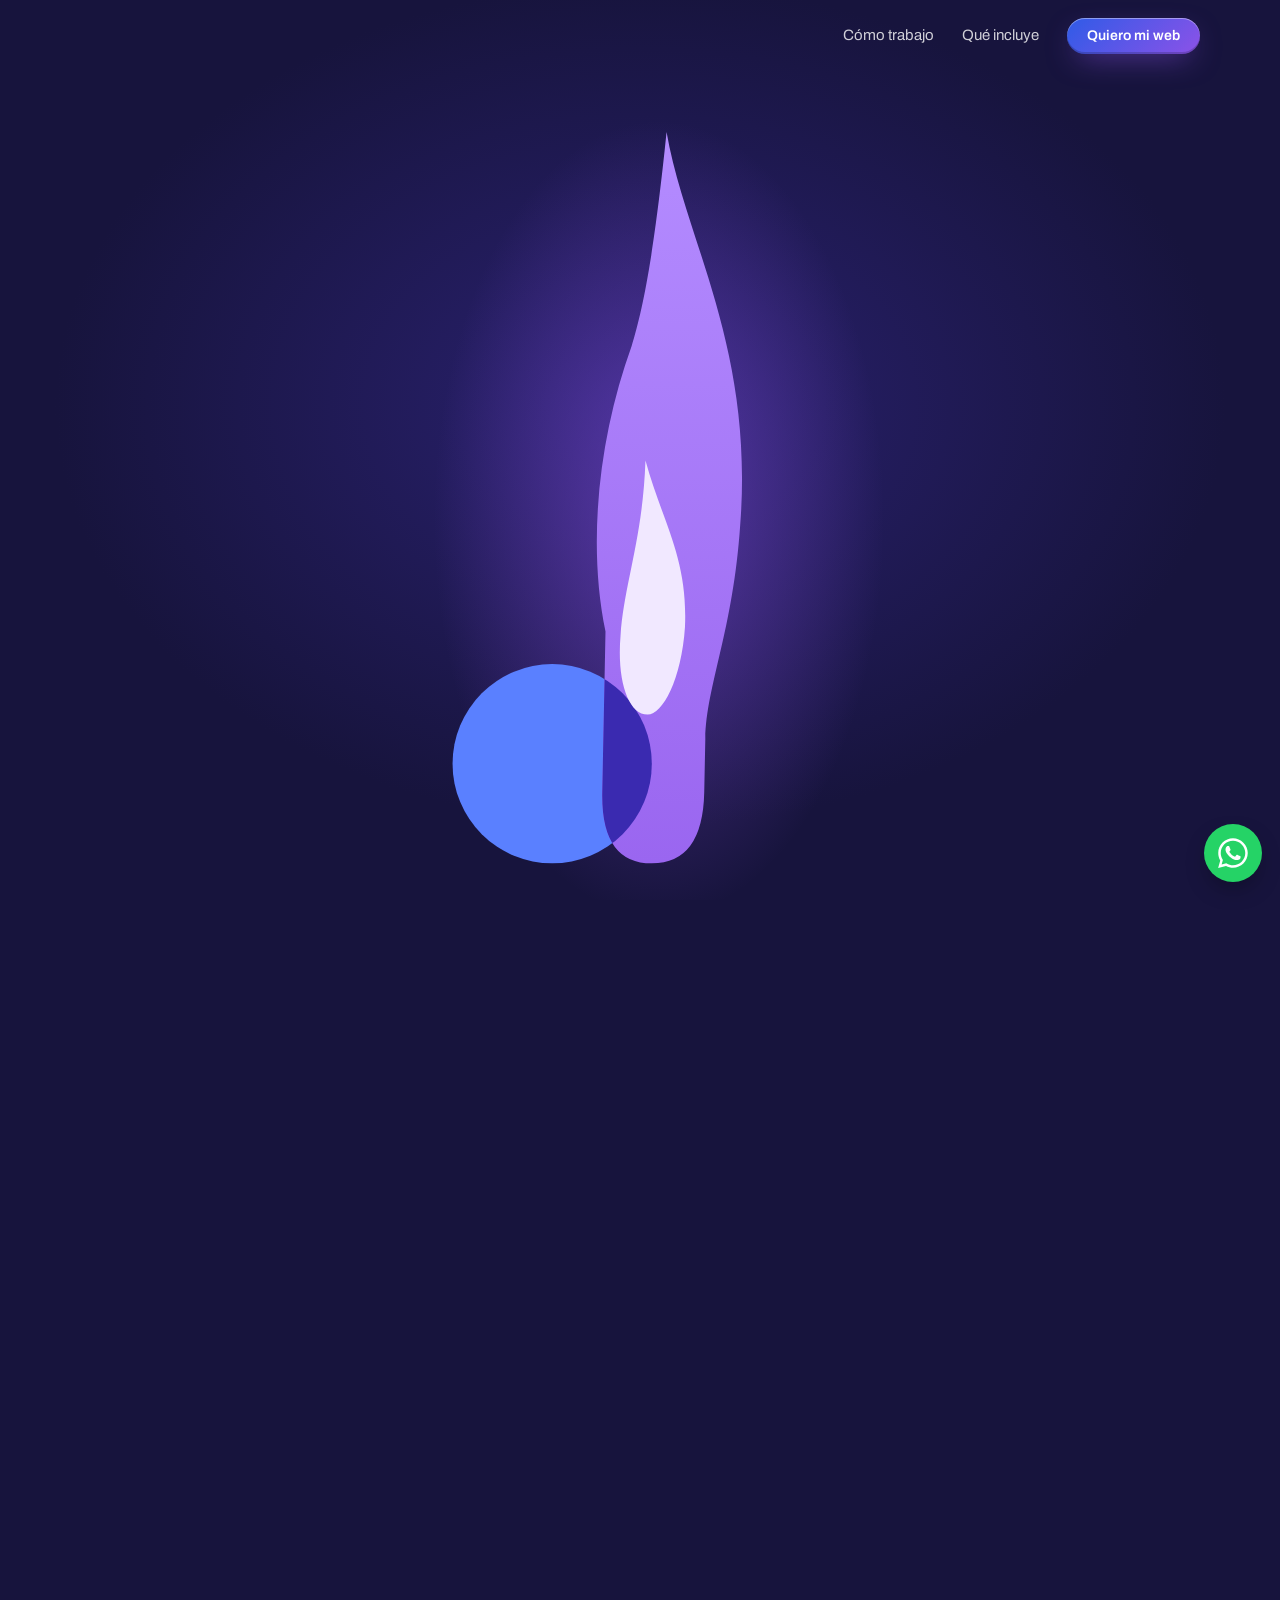
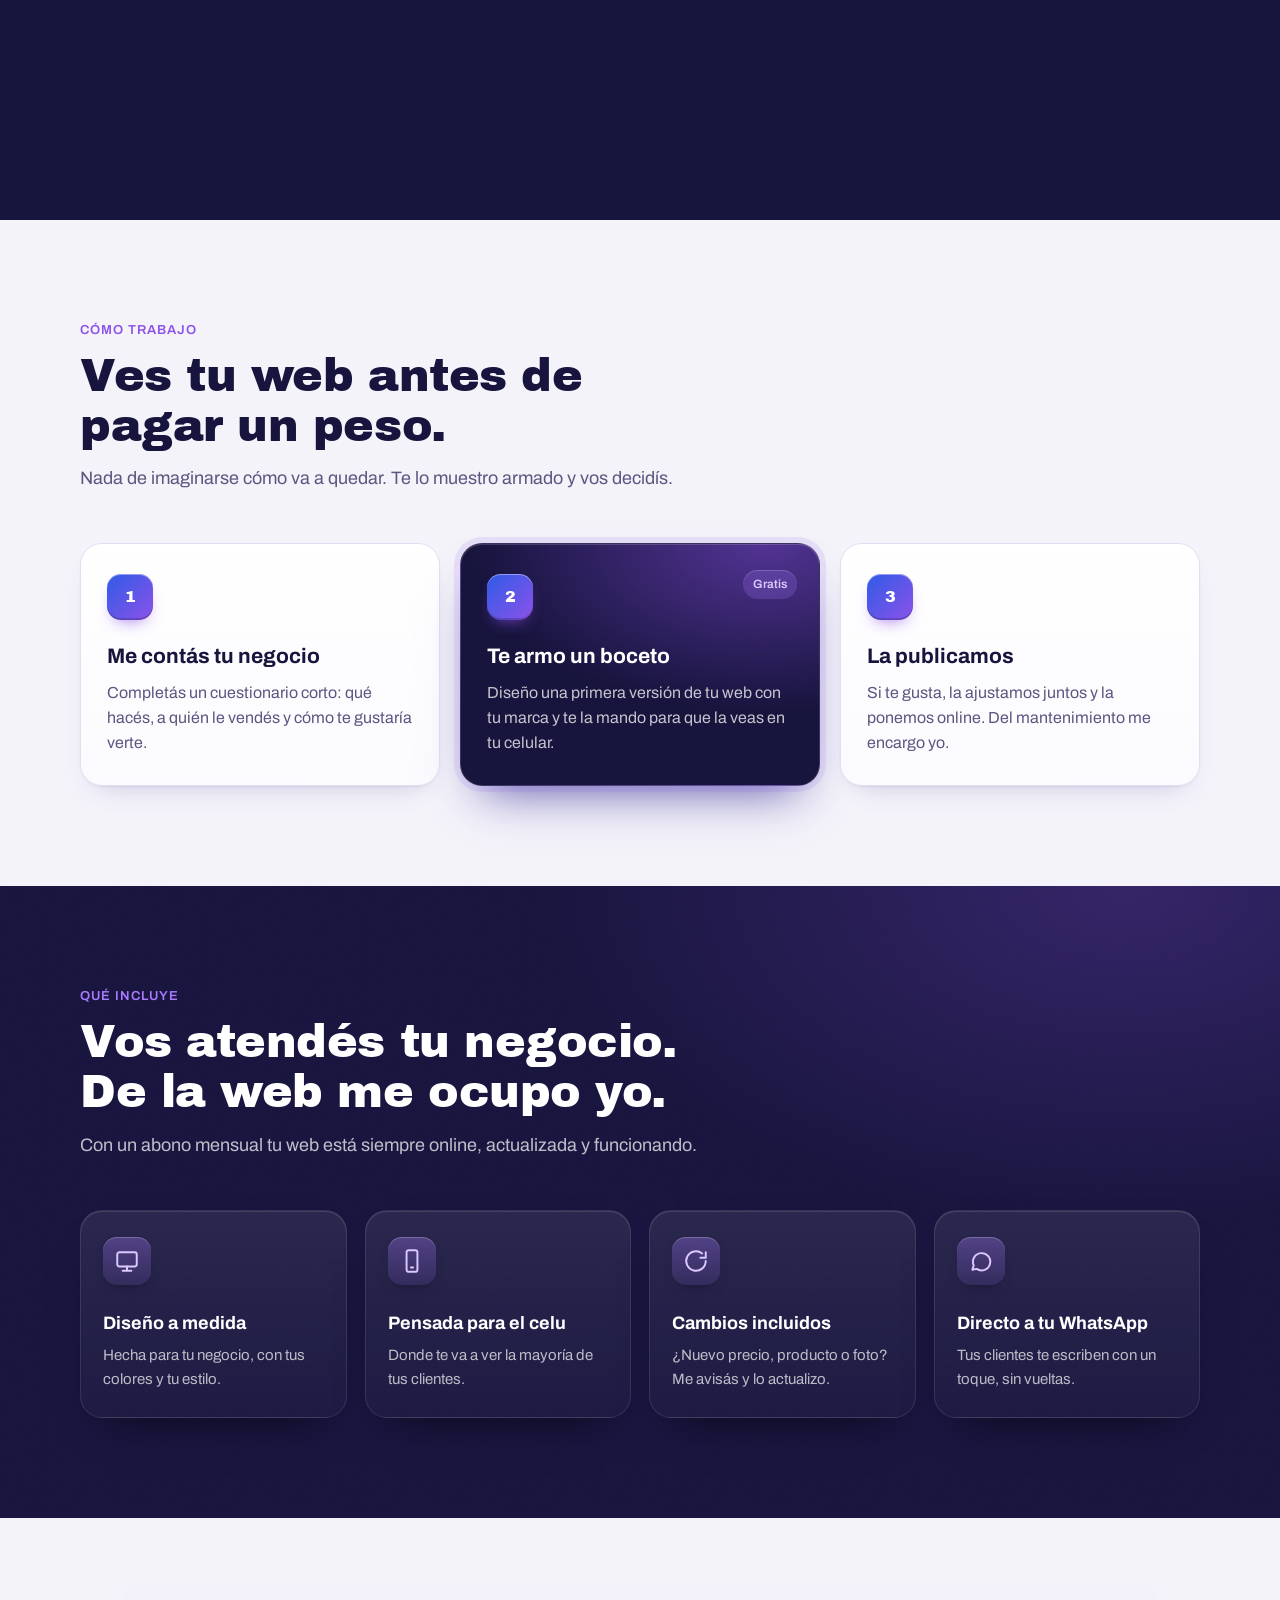
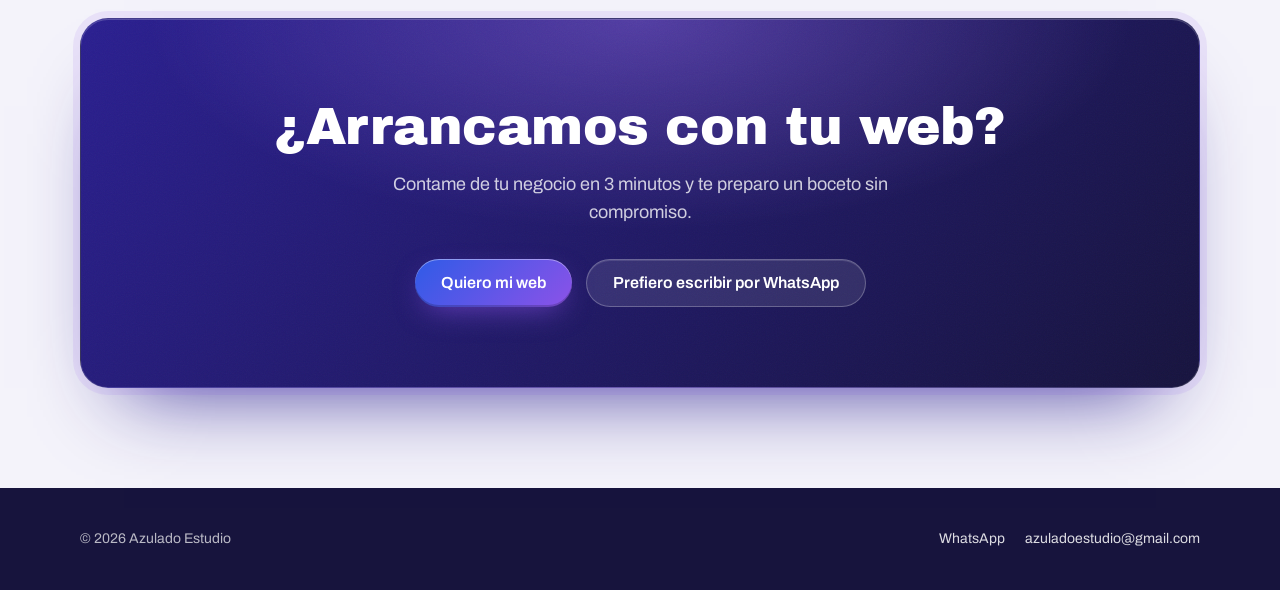
<file: index.html>
<!doctype html>
<html lang="es">
<head>
  <meta charset="utf-8">
  <meta name="viewport" content="width=device-width, initial-scale=1">
  <title>Azulado Estudio · Páginas web para negocios</title>
  <meta name="description" content="Diseño páginas web para negocios y emprendimientos. Primero te muestro el boceto, después decidís.">
  <meta property="og:title" content="Azulado Estudio · Páginas web para negocios">
  <meta property="og:description" content="Primero te muestro el boceto de tu web. Después decidís.">
  <meta property="og:image" content="img/og-azulado.png">
  <meta name="theme-color" content="#17143D">
  <link rel="icon" href="favicon.svg" type="image/svg+xml">
  <link rel="preconnect" href="https://fonts.googleapis.com">
  <link rel="preconnect" href="https://fonts.gstatic.com" crossorigin>
  <link href="https://fonts.googleapis.com/css2?family=Archivo:wght@400;500;600&family=Archivo+Black&display=swap" rel="stylesheet">
  <link rel="stylesheet" href="css/estilos.css">
  <style>
    /* Intro: la llama crece con el scroll (el alto del bloque = cuánto dura) */
    .intro { position: relative; height: 380svh; background: var(--marino); }
    .escenario {
      position: sticky; top: 0; height: 100svh; overflow: hidden; color: var(--blanco);
      background: radial-gradient(900px 650px at 50% 45%, #2A2170 0%, var(--marino) 65%);
    }
    #escena { position: absolute; inset: 0; width: 100%; height: 100%; display: block; }
    .firma {
      position: absolute; left: 0; right: 0; top: 0; text-align: center; pointer-events: none;
      font-size: clamp(30px, 6vw, 48px); line-height: 1; will-change: transform, opacity;
    }
    .firma b { font-family: "Archivo Black", sans-serif; font-weight: 400; }
    .firma span { font-weight: 400; opacity: .8; margin-left: 6px; }
    .deslizar {
      position: absolute; left: 50%; bottom: 26px; transform: translateX(-50%);
      display: flex; flex-direction: column; align-items: center; gap: 6px;
      font-size: 13px; letter-spacing: .12em; text-transform: uppercase; color: rgba(255,255,255,.6);
      pointer-events: none;
    }
    .deslizar svg { width: 20px; height: 20px; animation: bajar 1.6s ease-in-out infinite; }
    @keyframes bajar { 0%,100% { transform: translateY(0); opacity: .5; } 50% { transform: translateY(6px); opacity: 1; } }
    .velo {
      position: absolute; inset: 0; opacity: 0; pointer-events: none;
      background: radial-gradient(1100px 700px at 75% 30%, #2A2170 0%, var(--marino) 60%);
    }
    .portada {
      position: absolute; inset: 0; display: flex; align-items: center; padding: 90px 0 40px;
      opacity: 0; pointer-events: none; will-change: opacity, transform;
    }
    .portada.activa { pointer-events: auto; }
    .barra .marca { transition: opacity .4s ease; }
    .barra.sin-marca .marca { opacity: 0; pointer-events: none; }
    .etiqueta {
      display: inline-flex; align-items: center; gap: 8px; padding: 7px 14px; border-radius: 999px;
      background: rgba(169,124,255,.14); color: var(--llamita); font-size: 14px; font-weight: 500; margin-bottom: 22px;
    }
    .etiqueta::before { content: ""; width: 8px; height: 8px; border-radius: 50%; background: var(--violeta-claro); box-shadow: 0 0 10px var(--violeta-claro); }
    .portada h1 { font-size: clamp(38px, 6vw, 70px); margin-bottom: 22px; }
    .portada h1 em { font-style: normal; background: linear-gradient(90deg, var(--azul-claro), var(--violeta-claro)); -webkit-background-clip: text; background-clip: text; color: transparent; }
    .portada p.bajada { font-size: clamp(17px, 2vw, 20px); color: rgba(255,255,255,.78); max-width: 520px; margin-bottom: 34px; }
    .acciones { display: flex; flex-wrap: wrap; gap: 14px; }
    .portada .contenedor > div { max-width: 720px; }

    /* Secciones */
    section.bloque { padding: 100px 0; }
    .encabezado { max-width: 640px; margin-bottom: 50px; }
    .encabezado small { display: block; color: var(--violeta); font-weight: 600; letter-spacing: .08em; text-transform: uppercase; font-size: 13px; margin-bottom: 12px; }
    .encabezado h2 { font-size: clamp(30px, 4.2vw, 46px); margin-bottom: 14px; }
    .encabezado p { color: var(--texto-suave); font-size: 18px; }

    /* Pasos */
    .pasos { display: grid; grid-template-columns: repeat(3, 1fr); gap: 20px; counter-reset: paso; }
    /* Las tarjetas entran en cascada (--d) y se levantan con "translate" para no pisar la entrada */
    .paso, .item {
      --d: 0s; position: relative; border-radius: 22px;
      transition: opacity .7s ease var(--d), transform .7s ease var(--d), translate .3s ease, box-shadow .3s ease, border-color .3s ease;
    }
    .paso:nth-child(2), .item:nth-child(2) { --d: .1s; }
    .paso:nth-child(3), .item:nth-child(3) { --d: .2s; }
    .item:nth-child(4) { --d: .3s; }
    .paso {
      padding: 30px 26px; border: 1px solid var(--borde);
      background: linear-gradient(180deg, var(--blanco), #FBFAFE);
      box-shadow: inset 0 1px 0 var(--blanco), 0 1px 2px rgba(23,20,61,.06), 0 14px 28px -18px rgba(75,63,149,.35);
    }
    .paso::before {
      counter-increment: paso; content: counter(paso);
      display: grid; place-items: center; width: 46px; height: 46px; border-radius: 14px; margin-bottom: 20px;
      font-family: "Archivo Black", sans-serif; color: var(--blanco);
      background: linear-gradient(135deg, var(--azul), var(--violeta));
      box-shadow: inset 0 1px 0 rgba(255,255,255,.4), inset 0 -2px 0 rgba(0,0,0,.18), 0 8px 16px -8px rgba(140,82,232,.8);
    }
    .paso h3 { font-size: 21px; margin-bottom: 8px; }
    .paso p { color: var(--texto-suave); }
    .paso.destacado {
      color: var(--blanco); border-color: rgba(255,255,255,.14);
      background: radial-gradient(420px 240px at 85% 0%, rgba(140,82,232,.5), transparent 70%), var(--marino);
      box-shadow: inset 0 1px 0 rgba(255,255,255,.16), 0 0 0 6px rgba(140,82,232,.12), 0 26px 46px -22px rgba(42,31,143,.75);
    }
    .paso.destacado p { color: rgba(255,255,255,.75); }
    .paso.destacado .sello {
      position: absolute; top: 26px; right: 22px; font-size: 12px; font-weight: 600; padding: 5px 10px; border-radius: 999px;
      background: rgba(169,124,255,.22); color: var(--llamita); box-shadow: inset 0 1px 0 rgba(255,255,255,.18);
    }
    @media (hover: hover) {
      .paso:hover { translate: 0 -5px; border-color: var(--llamita); box-shadow: inset 0 1px 0 var(--blanco), 0 2px 4px rgba(23,20,61,.06), 0 26px 40px -20px rgba(75,63,149,.5); }
      .paso.destacado:hover { border-color: rgba(255,255,255,.28); box-shadow: inset 0 1px 0 rgba(255,255,255,.16), 0 0 0 6px rgba(140,82,232,.2), 0 34px 54px -22px rgba(42,31,143,.9); }
    }
    @media (max-width: 860px) { .pasos { grid-template-columns: 1fr; } }

    /* Qué incluye */
    .incluye-fondo { color: var(--blanco); background: radial-gradient(900px 520px at 88% 0%, rgba(140,82,232,.24), transparent 65%), var(--marino); }
    .incluye-fondo .encabezado p { color: rgba(255,255,255,.72); }
    .incluye-fondo .encabezado small { color: var(--violeta-claro); }
    .incluye { display: grid; grid-template-columns: repeat(4, 1fr); gap: 18px; }
    .item {
      overflow: hidden; padding: 26px 22px; border: 1px solid rgba(255,255,255,.1);
      background: linear-gradient(180deg, rgba(255,255,255,.08), rgba(255,255,255,.025));
      box-shadow: inset 0 1px 0 rgba(255,255,255,.12), 0 22px 40px -26px rgba(0,0,0,.7);
    }
    /* Luz que sigue al mouse */
    .item::before {
      content: ""; position: absolute; inset: 0; opacity: 0; transition: opacity .3s ease;
      background: radial-gradient(240px circle at var(--mx, 50%) var(--my, 0%), rgba(169,124,255,.26), transparent 70%);
    }
    .item > * { position: relative; }
    @media (hover: hover) {
      .item:hover { translate: 0 -4px; border-color: rgba(169,124,255,.45); }
      .item:hover::before { opacity: 1; }
    }
    .item svg {
      width: 48px; height: 48px; padding: 11px; border-radius: 14px; color: var(--llamita); margin-bottom: 18px;
      background: linear-gradient(180deg, rgba(169,124,255,.32), rgba(169,124,255,.10));
      box-shadow: inset 0 1px 0 rgba(255,255,255,.22), 0 6px 14px -8px rgba(0,0,0,.6);
    }
    .item h3 { font-size: 18px; margin-bottom: 6px; }
    .item p { color: rgba(255,255,255,.7); font-size: 15px; }
    @media (max-width: 960px) { .incluye { grid-template-columns: repeat(2, 1fr); } }
    @media (max-width: 560px) { .incluye { grid-template-columns: 1fr; } }

    /* Llamado final */
    .final { text-align: center; }
    .final .caja {
      border-radius: 28px; padding: clamp(40px, 7vw, 80px) 24px; color: var(--blanco);
      border: 1px solid rgba(255,255,255,.14);
      background: radial-gradient(700px 300px at 50% 0%, rgba(169,124,255,.35), transparent 70%), linear-gradient(135deg, var(--indigo), var(--marino));
      box-shadow: inset 0 1px 0 rgba(255,255,255,.2), 0 0 0 7px rgba(140,82,232,.10), 0 44px 80px -44px rgba(42,31,143,.9);
    }
    .final h2 { font-size: clamp(30px, 5vw, 52px); margin-bottom: 16px; }
    .final p { color: rgba(255,255,255,.78); font-size: 18px; max-width: 560px; margin: 0 auto 32px; }
    .final .acciones { justify-content: center; }
  </style>
</head>
<body>

  <header class="barra" id="barra">
    <div class="contenedor">
      <a href="#" class="marca" aria-label="Azulado Estudio, inicio">
        <svg viewBox="12 4 78 86" aria-hidden="true"><defs><clipPath id="cb"><circle cx="42" cy="60" r="28"/></clipPath></defs><circle cx="42" cy="60" r="28" fill="#5A80FF"/><path d="M70 6 C 74 18 88 30 86 50 C 85 62 80 68 80 74 L 80 80 Q 80 88 70 88 Q 60 88 60 80 L 60 62 C 56 52 58 40 64 30 C 66 26 68 20 70 6 Z" fill="#A97CFF"/><path d="M70 6 C 74 18 88 30 86 50 C 85 62 80 68 80 74 L 80 80 Q 80 88 70 88 Q 60 88 60 80 L 60 62 C 56 52 58 40 64 30 C 66 26 68 20 70 6 Z" fill="#3A2AB0" clip-path="url(#cb)"/><path d="M71 42 C 74 49 79 53 78 61 C 77 67 73 71 70 71 C 66 71 64 67 65 62 C 66 56 70 51 71 42 Z" fill="#F1E8FF"/></svg>
        <span class="marca-texto"><b>azulado</b><span>estudio</span></span>
      </a>
      <nav>
        <a href="#como">Cómo trabajo</a>
        <a href="#incluye">Qué incluye</a>
        <a href="quiero-mi-web.html" class="boton boton-principal">Quiero mi web</a>
      </nav>
    </div>
  </header>

  <main>
    <!-- INTRO + PORTADA: al bajar, la pelotita se hunde, la llama sube y cubre todo, y aparece la portada -->
    <section class="intro" id="intro">
      <div class="escenario" id="escenario">
        <svg id="escena" aria-hidden="true">
          <defs>
            <clipPath id="clip-bola"><circle cx="42" cy="60" r="28"/></clipPath>
            <radialGradient id="grad-brillo"><stop offset="0" stop-color="#8C52E8" stop-opacity=".55"/><stop offset="1" stop-color="#8C52E8" stop-opacity="0"/></radialGradient>
            <linearGradient id="grad-llama" x1="0" y1="1" x2="0" y2="0"><stop offset="0" stop-color="#9A66F0"/><stop offset="1" stop-color="#B48CFF"/></linearGradient>
          </defs>
          <g id="logo">
            <ellipse id="brillo" cx="72" cy="50" rx="34" ry="44" fill="url(#grad-brillo)"/>
            <circle id="bola" cx="42" cy="60" r="28" fill="#5A80FF"/>
            <g id="flama"><path d="M70 6 C 74 18 88 30 86 50 C 85 62 80 68 80 74 L 80 80 Q 80 88 70 88 Q 60 88 60 80 L 60 62 C 56 52 58 40 64 30 C 66 26 68 20 70 6 Z" fill="url(#grad-llama)"/></g>
            <g id="cruce" clip-path="url(#clip-bola)"><g id="flama-cruce"><path d="M70 6 C 74 18 88 30 86 50 C 85 62 80 68 80 74 L 80 80 Q 80 88 70 88 Q 60 88 60 80 L 60 62 C 56 52 58 40 64 30 C 66 26 68 20 70 6 Z" fill="#3A2AB0"/></g></g>
            <g id="flamita"><path d="M71 42 C 74 49 79 53 78 61 C 77 67 73 71 70 71 C 66 71 64 67 65 62 C 66 56 70 51 71 42 Z" fill="#F1E8FF"/></g>
          </g>
        </svg>

        <div class="firma" id="firma"><b>azulado</b><span>estudio</span></div>
        <div class="deslizar" id="deslizar">Deslizá
          <svg viewBox="0 0 24 24" fill="none" stroke="currentColor" stroke-width="2" stroke-linecap="round" stroke-linejoin="round"><path d="M6 9l6 6 6-6"/></svg>
        </div>
        <div class="velo" id="velo"></div>

    <div class="portada" id="portada">
      <div class="contenedor">
        <div>
          <span class="etiqueta">Páginas web para negocios y emprendimientos</span>
          <h1 class="titulo">Tu negocio merece verse <em>en serio</em>.</h1>
          <p class="bajada">Primero te muestro el boceto de tu web, gratis. Si te gusta, la publicamos y yo me encargo de todo lo demás.</p>
          <div class="acciones">
            <a href="quiero-mi-web.html" class="boton boton-principal">Quiero mi web
              <svg viewBox="0 0 24 24" fill="none" stroke="currentColor" stroke-width="2.2" stroke-linecap="round" stroke-linejoin="round"><path d="M5 12h14M13 6l6 6-6 6"/></svg>
            </a>
            <a href="#como" class="boton boton-claro">Cómo trabajo</a>
          </div>
        </div>

      </div>
    </div>
      </div>
    </section>

    <!-- CÓMO TRABAJO -->
    <section class="bloque" id="como">
      <div class="contenedor">
        <div class="encabezado aparece">
          <small>Cómo trabajo</small>
          <h2 class="titulo">Ves tu web antes de pagar un peso.</h2>
          <p>Nada de imaginarse cómo va a quedar. Te lo muestro armado y vos decidís.</p>
        </div>
        <div class="pasos">
          <article class="paso aparece">
            <h3>Me contás tu negocio</h3>
            <p>Completás un cuestionario corto: qué hacés, a quién le vendés y cómo te gustaría verte.</p>
          </article>
          <article class="paso destacado aparece">
            <span class="sello">Gratis</span>
            <h3>Te armo un boceto</h3>
            <p>Diseño una primera versión de tu web con tu marca y te la mando para que la veas en tu celular.</p>
          </article>
          <article class="paso aparece">
            <h3>La publicamos</h3>
            <p>Si te gusta, la ajustamos juntos y la ponemos online. Del mantenimiento me encargo yo.</p>
          </article>
        </div>
      </div>
    </section>

    <!-- QUÉ INCLUYE -->
    <section class="bloque incluye-fondo grano" id="incluye">
      <div class="contenedor">
        <div class="encabezado aparece">
          <small>Qué incluye</small>
          <h2 class="titulo">Vos atendés tu negocio. De la web me ocupo yo.</h2>
          <p>Con un abono mensual tu web está siempre online, actualizada y funcionando.</p>
        </div>
        <div class="incluye">
          <div class="item aparece">
            <svg viewBox="0 0 24 24" fill="none" stroke="currentColor" stroke-width="1.8" stroke-linecap="round" stroke-linejoin="round"><rect x="3" y="4" width="18" height="13" rx="2"/><path d="M8 21h8M12 17v4"/></svg>
            <h3>Diseño a medida</h3><p>Hecha para tu negocio, con tus colores y tu estilo.</p>
          </div>
          <div class="item aparece">
            <svg viewBox="0 0 24 24" fill="none" stroke="currentColor" stroke-width="1.8" stroke-linecap="round" stroke-linejoin="round"><rect x="7" y="2" width="10" height="20" rx="2"/><path d="M11 18h2"/></svg>
            <h3>Pensada para el celu</h3><p>Donde te va a ver la mayoría de tus clientes.</p>
          </div>
          <div class="item aparece">
            <svg viewBox="0 0 24 24" fill="none" stroke="currentColor" stroke-width="1.8" stroke-linecap="round" stroke-linejoin="round"><path d="M21 12a9 9 0 1 1-3.3-7"/><path d="M21 4v5h-5"/></svg>
            <h3>Cambios incluidos</h3><p>¿Nuevo precio, producto o foto? Me avisás y lo actualizo.</p>
          </div>
          <div class="item aparece">
            <svg viewBox="0 0 24 24" fill="none" stroke="currentColor" stroke-width="1.8" stroke-linecap="round" stroke-linejoin="round"><path d="M4 20l1.3-3.9A8 8 0 1 1 8 19.3z"/></svg>
            <h3>Directo a tu WhatsApp</h3><p>Tus clientes te escriben con un toque, sin vueltas.</p>
          </div>
        </div>
      </div>
    </section>

    <!-- LLAMADO FINAL -->
    <section class="bloque final">
      <div class="contenedor">
        <div class="caja grano aparece">
          <h2 class="titulo">¿Arrancamos con tu web?</h2>
          <p>Contame de tu negocio en 3 minutos y te preparo un boceto sin compromiso.</p>
          <div class="acciones">
            <a href="quiero-mi-web.html" class="boton boton-principal">Quiero mi web</a>
            <a href="https://wa.me/5493434689400?text=Hola%20Azulado%20Estudio%2C%20quiero%20consultar%20por%20una%20p%C3%A1gina%20web" class="boton boton-claro" target="_blank" rel="noopener">Prefiero escribir por WhatsApp</a>
          </div>
        </div>
      </div>
    </section>
  </main>

  <footer class="pie">
    <div class="contenedor">
      <span>© <span id="anio">2026</span> Azulado Estudio</span>
      <div class="pie-links">
        <a href="https://wa.me/5493434689400" target="_blank" rel="noopener">WhatsApp</a>
        <a href="mailto:azuladoestudio@gmail.com">azuladoestudio@gmail.com</a>
        <!-- Cuando tengas el Instagram, cambiá el link y sacá el comentario -->
        <!-- <a href="https://instagram.com/azuladoestudio" target="_blank" rel="noopener">Instagram</a> -->
      </div>
    </div>
  </footer>

  <a class="wa-flotante" href="https://wa.me/5493434689400?text=Hola%20Azulado%20Estudio%2C%20quiero%20consultar%20por%20una%20p%C3%A1gina%20web" target="_blank" rel="noopener" aria-label="Escribir por WhatsApp">
    <svg viewBox="0 0 24 24" fill="currentColor"><path d="M17.5 14.4c-.3-.1-1.8-.9-2-1-.3-.1-.5-.1-.7.1-.2.3-.8 1-.9 1.2-.2.2-.3.2-.6.1-.3-.1-1.3-.5-2.4-1.5-.9-.8-1.5-1.8-1.7-2.1-.2-.3 0-.5.1-.6l.4-.5c.2-.2.2-.3.3-.5.1-.2 0-.4 0-.5l-.9-2.2c-.2-.6-.5-.5-.7-.5h-.6c-.2 0-.5.1-.8.4-.3.3-1 1-1 2.5s1.1 2.9 1.2 3.1c.1.2 2.1 3.2 5.1 4.5.7.3 1.3.5 1.7.6.7.2 1.4.2 1.9.1.6-.1 1.8-.7 2-1.4.2-.7.2-1.3.2-1.4-.1-.2-.3-.2-.6-.4zM12 21.8c-1.8 0-3.5-.5-5-1.4l-.4-.2-3.7 1 1-3.6-.2-.4c-1-1.6-1.5-3.4-1.5-5.2C2.2 6.6 6.6 2.2 12 2.2c2.6 0 5.1 1 6.9 2.9 1.8 1.8 2.9 4.3 2.9 6.9 0 5.4-4.4 9.8-9.8 9.8zm8.3-18.1C18.1 1.5 15.1.2 12 .2 5.5.2.2 5.5.2 12c0 2.1.5 4.1 1.6 5.9L.1 24l6.3-1.6c1.7.9 3.7 1.4 5.6 1.4 6.5 0 11.8-5.3 11.8-11.8 0-3.2-1.2-6.1-3.5-8.3z"/></svg>
  </a>

  <script>
    const barra = document.getElementById('barra');
    const intro = document.getElementById('intro');

    // Barra con fondo recién cuando termina la intro
    const alBajar = () => barra.classList.toggle('con-fondo', window.scrollY > intro.offsetHeight - window.innerHeight - 20);
    window.addEventListener('scroll', alBajar, { passive: true }); alBajar();

    // ── La llama que crece con el scroll ──
    (() => {
      const escenario = document.getElementById('escenario');
      const svg = document.getElementById('escena');
      const logo = document.getElementById('logo');
      const flama = document.getElementById('flama');
      const flamaCruce = document.getElementById('flama-cruce');
      const cruce = document.getElementById('cruce');
      const flamita = document.getElementById('flamita');
      const brillo = document.getElementById('brillo');
      const firma = document.getElementById('firma');
      const deslizar = document.getElementById('deslizar');
      const velo = document.getElementById('velo');
      const portada = document.getElementById('portada');
      const reduce = matchMedia('(prefers-reduced-motion: reduce)').matches;

      const clamp = (v, a = 0, b = 1) => Math.min(b, Math.max(a, v));
      const tramo = (p, desde, hasta) => clamp((p - desde) / (hasta - desde));
      const suave = x => x * x * (3 - 2 * x);
      const mezcla = (a, b, t) => a + (b - a) * t;

      // Medidas en píxeles: el SVG ocupa toda la pantalla y el logo se dibuja con escala k
      let W, H, k;
      function medir() {
        W = escenario.clientWidth; H = escenario.clientHeight;
        svg.setAttribute('viewBox', `0 0 ${W} ${H}`);
        k = Math.min(H * 0.34, W * 0.5) / 86;   // el logo mide 86 unidades de alto
      }
      medir();
      addEventListener('resize', medir);

      if (reduce) intro.style.height = '100svh';

      let p = reduce ? 1 : 0, pSuave = p;
      function leerScroll() {
        if (reduce) return;
        const r = intro.getBoundingClientRect();
        p = clamp(-r.top / (r.height - innerHeight));
      }
      addEventListener('scroll', leerScroll, { passive: true }); leerScroll();
      pSuave = p;

      // La base de la llama (70, 88) es el punto desde donde crece
      const llamaT = (sx, sy, sk) => `translate(70 88) scale(${sx} ${sy}) skewX(${sk}) translate(-70 -88)`;

      function cuadro(t) {
        requestAnimationFrame(cuadro);
        pSuave += (p - pSuave) * 0.12;
        if (intro.getBoundingClientRect().bottom < 0 && Math.abs(p - pSuave) < 0.001) return;
        const q = pSuave;

        const bajar = suave(tramo(q, 0.04, 0.38));   // la pelotita se hunde y la llama sube
        const cubrir = tramo(q, 0.36, 0.70);           // la llama se abre hasta llenar la pantalla
        const oscurecer = suave(tramo(q, 0.66, 0.82)); // pasa a marino
        const aparecer = suave(tramo(q, 0.78, 0.94));  // aparece la portada
        const vivo = reduce ? 0 : 1 - cubrir;          // cuánto tiembla el fuego

        // Posición del logo: del centro, a apoyarse en el borde de abajo con la llama centrada
        const flotar = reduce ? 0 : Math.sin(t * 0.0016) * 4 * (1 - bajar);
        const cx = mezcla(W / 2, W / 2 - 19 * k, bajar);
        const cy = mezcla(H * 0.44, H - 32 * k, bajar) + flotar;
        logo.setAttribute('transform', `translate(${cx} ${cy}) scale(${k}) translate(-51 -47)`);

        // Estirada: la punta llega casi al techo
        const sy1 = Math.max(1.2, (H * 0.9 + 8 * k) / (82 * k));
        const sx1 = 1 + (sy1 - 1) * 0.28;
        // Tamaño que tapa toda la pantalla
        const S = Math.max(W * 0.75 / (13 * k), H * 1.4 / (82 * k)) * 1.5;

        let sx = mezcla(1, sx1, bajar), sy = mezcla(1, sy1, bajar);
        const e = suave(cubrir);
        sx = sx * Math.pow(S / sx1, e);
        sy = sy * Math.pow(S / sy1, e);

        // Temblor del fuego
        const sk = Math.sin(t * 0.0023) * 3.5 * vivo;
        const late = 1 + Math.sin(t * 0.0041) * 0.025 * vivo;
        flama.setAttribute('transform', llamaT(sx, sy * late, sk));
        flamaCruce.setAttribute('transform', llamaT(sx, sy * late, sk));
        cruce.style.opacity = (1 - e).toFixed(3);

        // La llamita de adentro crece un poco menos y tiembla al revés
        const fx = mezcla(1, sx, 0.92), fy = mezcla(1, sy, 0.92);
        flamita.setAttribute('transform', llamaT(fx, fy * (2 - late), -sk * 1.4));

        // Brillo detrás
        brillo.setAttribute('transform', `translate(72 88) scale(${sx * 1.3} ${sy}) translate(-72 -88)`);
        brillo.style.opacity = (0.6 + bajar * 0.4).toFixed(3);

        // Textos
        const fuera = tramo(q, 0, 0.1);
        firma.style.opacity = (1 - fuera).toFixed(3);
        firma.style.transform = `translateY(${cy + 45 * k + 22 - fuera * 30}px)`;
        deslizar.style.opacity = (1 - tramo(q, 0, 0.05)).toFixed(3);
        velo.style.opacity = oscurecer.toFixed(3);
        portada.style.opacity = aparecer.toFixed(3);
        portada.style.transform = `translateY(${(1 - aparecer) * 30}px)`;
        portada.classList.toggle('activa', aparecer > 0.5);
        barra.classList.toggle('sin-marca', aparecer < 0.5);
      }
      requestAnimationFrame(cuadro);
    })();

    // Los títulos de las secciones suben palabra por palabra
    document.querySelectorAll('.aparece h2').forEach(h => {
      h.innerHTML = h.textContent.trim().split(/\s+/).map((p, i) => `<span class="pal"><span style="--i:${i}">${p}</span></span>`).join(' ');
    });

    // La luz de las tarjetas oscuras sigue al mouse
    document.querySelectorAll('.item').forEach(el => el.addEventListener('pointermove', e => {
      const r = el.getBoundingClientRect();
      el.style.setProperty('--mx', (e.clientX - r.left) + 'px');
      el.style.setProperty('--my', (e.clientY - r.top) + 'px');
    }));

    // Aparición suave de secciones
    const obs = new IntersectionObserver((entradas) => {
      entradas.forEach(e => { if (e.isIntersecting) { e.target.classList.add('visible'); obs.unobserve(e.target); } });
    }, { threshold: 0.15 });
    document.querySelectorAll('.aparece').forEach(el => obs.observe(el));

    document.getElementById('anio').textContent = new Date().getFullYear();
  </script>
</body>
</html>
</file>
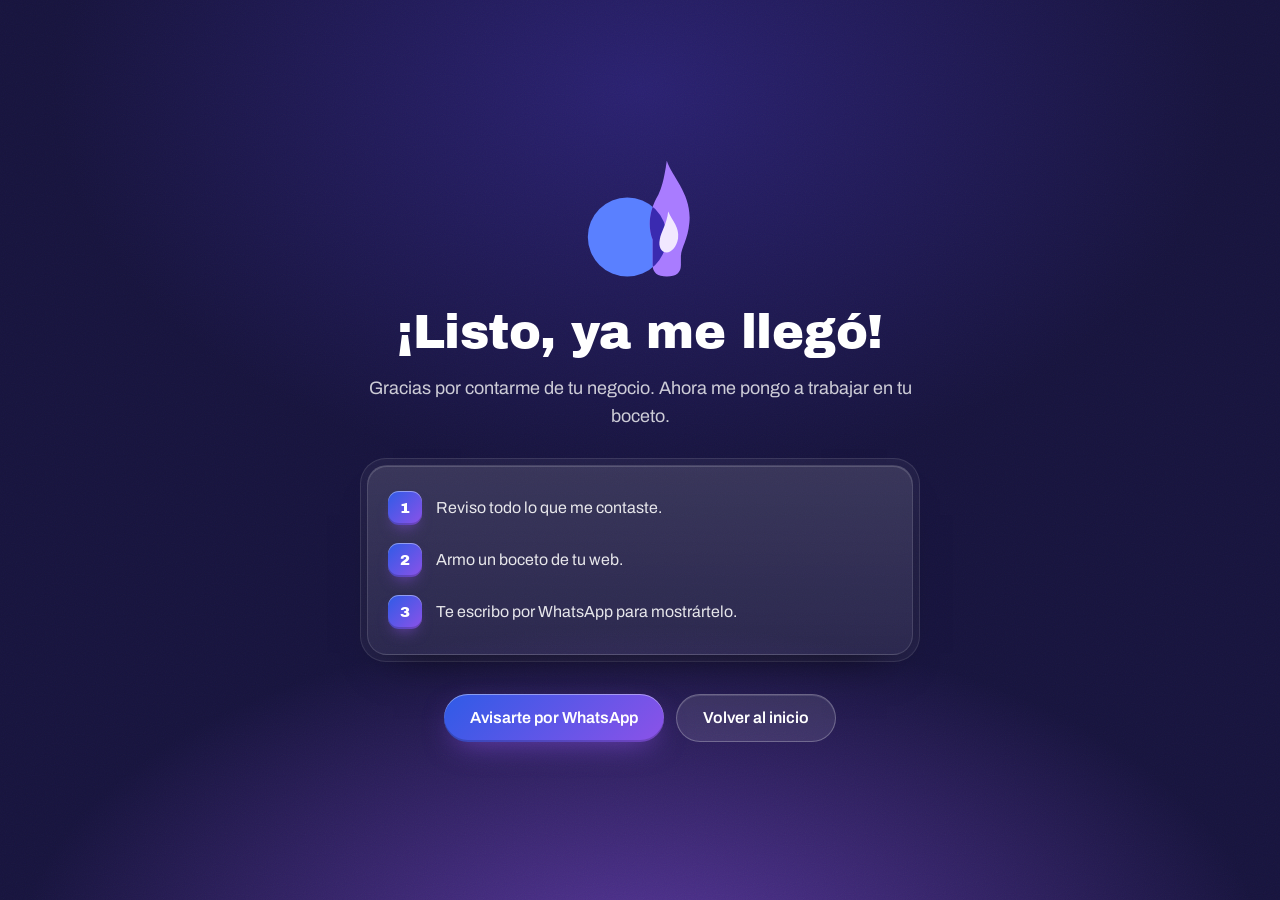
<file: gracias.html>
<!doctype html>
<html lang="es">
<head>
  <meta charset="utf-8">
  <meta name="viewport" content="width=device-width, initial-scale=1">
  <title>¡Gracias! · Azulado Estudio</title>
  <meta name="robots" content="noindex">
  <meta name="theme-color" content="#17143D">
  <link rel="icon" href="favicon.svg" type="image/svg+xml">
  <link rel="preconnect" href="https://fonts.googleapis.com">
  <link rel="preconnect" href="https://fonts.gstatic.com" crossorigin>
  <link href="https://fonts.googleapis.com/css2?family=Archivo:wght@400;500;600&family=Archivo+Black&display=swap" rel="stylesheet">
  <link rel="stylesheet" href="css/estilos.css">
  <style>
    /* Cierre del cuestionario: la llama que la persona fue encendiendo, ya prendida del todo */
    body {
      background:
        radial-gradient(70% 55% at 50% 108%, rgba(140,82,232,.55), transparent 70%),
        radial-gradient(900px 600px at 50% 10%, #2A2170 0%, var(--marino) 65%);
      background-attachment: fixed;
      color: var(--blanco); min-height: 100svh; display: grid; place-items: center; padding: 40px 16px; text-align: center;
    }
    .caja { max-width: 560px; }
    .caja > * { animation: subir .8s cubic-bezier(.2,.7,.2,1) both; }
    .caja > :nth-child(2) { animation-delay: .12s; }
    .caja > :nth-child(3) { animation-delay: .2s; }
    .caja > :nth-child(4) { animation-delay: .3s; }
    .caja > :nth-child(5) { animation-delay: .4s; }
    @keyframes subir { from { opacity: 0; transform: translateY(22px); } }

    .encendida { position: relative; width: 110px; margin: 0 auto 28px; }
    .encendida svg { display: block; width: 100%; animation: latir 2.4s ease-in-out infinite; }
    @keyframes latir {
      0%, 100% { filter: drop-shadow(0 18px 34px rgba(140,82,232,.45)); transform: translateY(0); }
      50% { filter: drop-shadow(0 18px 50px rgba(169,124,255,.85)); transform: translateY(-4px); }
    }
    .encendida i {
      position: absolute; left: var(--x); top: 30%; width: 6px; height: 6px; border-radius: 50%; opacity: 0;
      background: var(--violeta-claro); box-shadow: 0 0 10px var(--violeta);
      animation: chispa 2.6s ease-out var(--t) infinite;
    }
    @keyframes chispa {
      0% { opacity: 0; transform: translate(0, 0) scale(1); }
      15% { opacity: 1; }
      100% { opacity: 0; transform: translate(var(--dx), -90px) scale(.3); }
    }

    h1 { font-size: clamp(32px, 6vw, 48px); margin-bottom: 16px; text-wrap: balance; }
    p { color: rgba(255,255,255,.78); font-size: 18px; margin-bottom: 14px; }

    /* Lista con doble marco */
    .marco {
      margin: 28px 0 32px; padding: 6px; border-radius: 26px;
      background: rgba(255,255,255,.05); border: 1px solid rgba(255,255,255,.1);
    }
    .pasos {
      text-align: left; border-radius: 20px; padding: 16px 20px;
      background: linear-gradient(180deg, rgba(255,255,255,.1), rgba(255,255,255,.04));
      border: 1px solid rgba(255,255,255,.12);
      box-shadow: inset 0 1px 0 rgba(255,255,255,.16), 0 24px 44px -26px rgba(0,0,0,.7);
    }
    .pasos li { list-style: none; display: flex; align-items: center; gap: 14px; padding: 9px 0; color: rgba(255,255,255,.88); }
    .pasos li b {
      flex: none; display: grid; place-items: center; width: 34px; height: 34px; border-radius: 11px;
      font-family: "Archivo Black", sans-serif; font-weight: 400; font-size: 15px; color: var(--blanco);
      background: linear-gradient(135deg, var(--azul), var(--violeta));
      box-shadow: inset 0 1px 0 rgba(255,255,255,.4), inset 0 -2px 0 rgba(0,0,0,.18), 0 8px 16px -8px rgba(140,82,232,.8);
    }
    .acciones { display: flex; flex-wrap: wrap; gap: 12px; justify-content: center; }
  </style>
</head>
<body class="grano">
  <main class="caja">
    <div class="encendida" aria-hidden="true">
      <svg viewBox="12 4 78 86"><defs><clipPath id="cb"><circle cx="42" cy="60" r="28"/></clipPath></defs><circle cx="42" cy="60" r="28" fill="#5A80FF"/><path d="M70 6 C 74 18 88 30 86 50 C 85 62 80 68 80 74 L 80 80 Q 80 88 70 88 Q 60 88 60 80 L 60 62 C 56 52 58 40 64 30 C 66 26 68 20 70 6 Z" fill="#A97CFF"/><path d="M70 6 C 74 18 88 30 86 50 C 85 62 80 68 80 74 L 80 80 Q 80 88 70 88 Q 60 88 60 80 L 60 62 C 56 52 58 40 64 30 C 66 26 68 20 70 6 Z" fill="#3A2AB0" clip-path="url(#cb)"/><path d="M71 42 C 74 49 79 53 78 61 C 77 67 73 71 70 71 C 66 71 64 67 65 62 C 66 56 70 51 71 42 Z" fill="#F1E8FF"/></svg>
      <i style="--x: 62%; --dx: -18px; --t: 0s"></i>
      <i style="--x: 74%; --dx: 14px; --t: .7s"></i>
      <i style="--x: 68%; --dx: 26px; --t: 1.3s"></i>
      <i style="--x: 80%; --dx: -6px; --t: 1.9s"></i>
    </div>
    <h1 class="titulo">¡Listo, ya me llegó!</h1>
    <p>Gracias por contarme de tu negocio. Ahora me pongo a trabajar en tu boceto.</p>
    <div class="marco">
      <ul class="pasos">
        <li><b>1</b> Reviso todo lo que me contaste.</li>
        <li><b>2</b> Armo un boceto de tu web.</li>
        <li><b>3</b> Te escribo por WhatsApp para mostrártelo.</li>
      </ul>
    </div>
    <div class="acciones">
      <a class="boton boton-principal" href="https://wa.me/5493434689400?text=Hola%20Azulado%20Estudio%2C%20reci%C3%A9n%20complet%C3%A9%20el%20cuestionario%20para%20mi%20web" target="_blank" rel="noopener">Avisarte por WhatsApp</a>
      <a class="boton boton-claro" href="index.html">Volver al inicio</a>
    </div>
  </main>
</body>
</html>
</file>
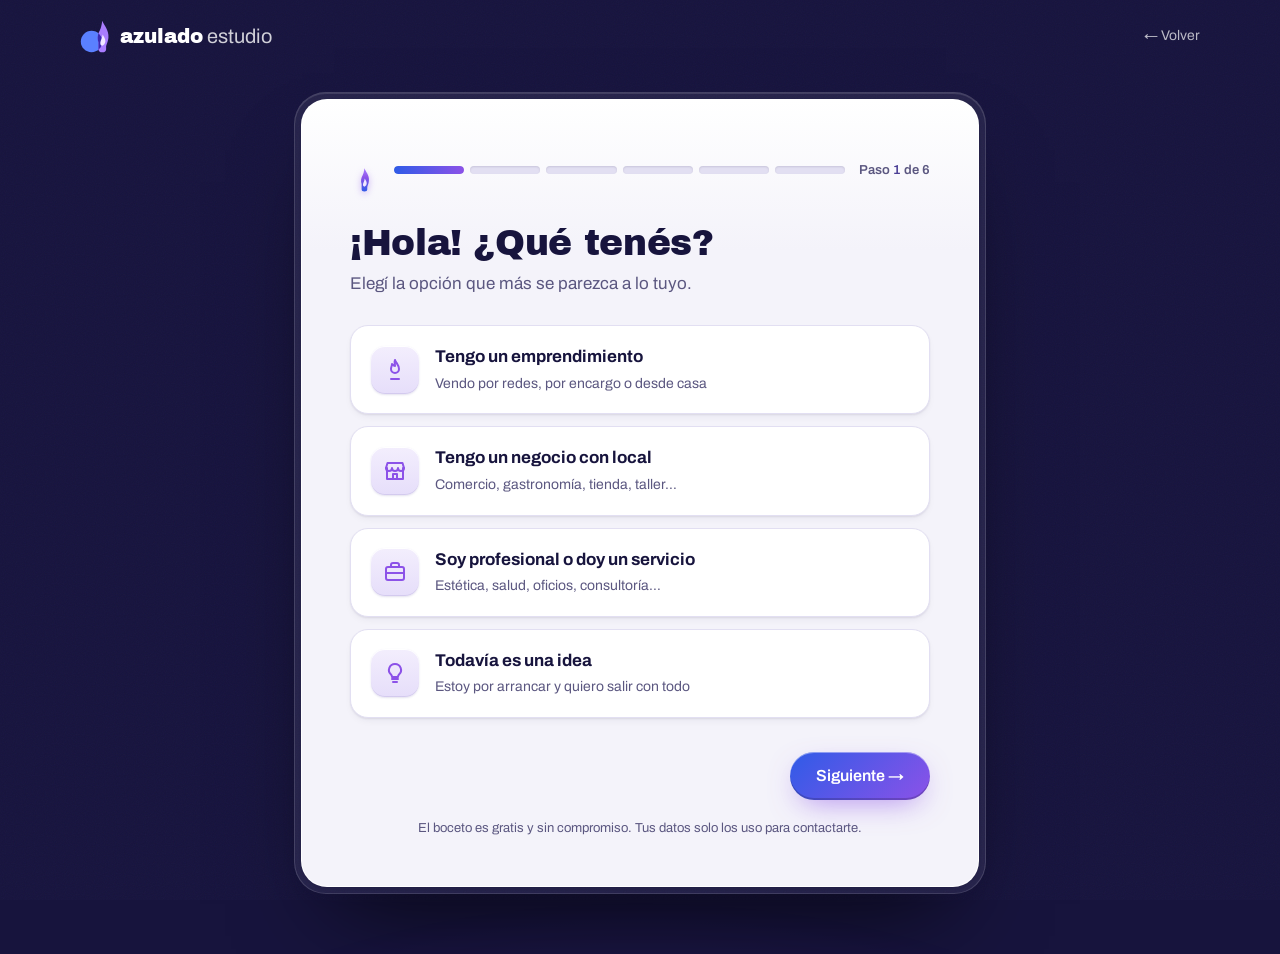
<file: quiero-mi-web.html>
<!doctype html>
<html lang="es">
<head>
  <meta charset="utf-8">
  <meta name="viewport" content="width=device-width, initial-scale=1">
  <title>Quiero mi web · Azulado Estudio</title>
  <meta name="description" content="Contame de tu negocio y te preparo un boceto de tu página web, gratis y sin compromiso.">
  <meta name="theme-color" content="#17143D">
  <link rel="icon" href="favicon.svg" type="image/svg+xml">
  <link rel="preconnect" href="https://fonts.googleapis.com">
  <link rel="preconnect" href="https://fonts.gstatic.com" crossorigin>
  <link href="https://fonts.googleapis.com/css2?family=Archivo:wght@400;500;600&family=Archivo+Black&display=swap" rel="stylesheet">
  <link rel="stylesheet" href="css/estilos.css">
  <style>
    /* Concepto: el cuestionario "enciende la llama". --avance (0 a 1) sube el resplandor del fondo
       y --fuego agranda la llama del progreso. Acabados: marco doble, sombras en capas, relieve. */
    :root {
      --avance: 0;
      --sombra-suave: inset 0 1px 0 rgba(255,255,255,.9), 0 1px 2px rgba(23,20,61,.07), 0 4px 10px -4px rgba(23,20,61,.10);
      --sombra-alta: inset 0 1px 0 rgba(255,255,255,.9), 0 2px 4px rgba(23,20,61,.06), 0 12px 22px -10px rgba(75,63,149,.30);
      --anillo: 0 0 0 4px rgba(140,82,232,.14);
    }

    body { background: var(--marino); min-height: 100svh; display: flex; flex-direction: column; }

    /* Fondo: grano fino + resplandor que sube con el avance */
    body::before {
      content: ""; position: fixed; inset: 0; z-index: 0; pointer-events: none; opacity: .35; mix-blend-mode: soft-light;
      background-image: url("data:image/svg+xml,%3Csvg xmlns='http://www.w3.org/2000/svg' width='160' height='160'%3E%3Cfilter id='n'%3E%3CfeTurbulence type='fractalNoise' baseFrequency='.9' numOctaves='2' stitchTiles='stitch'/%3E%3C/filter%3E%3Crect width='100%25' height='100%25' filter='url(%23n)' opacity='.5'/%3E%3C/svg%3E");
    }
    .resplandor {
      position: fixed; inset: 0; z-index: 0; pointer-events: none;
      background:
        radial-gradient(70% 55% at 50% 108%, rgba(140,82,232,.60), transparent 70%),
        radial-gradient(45% 38% at 50% 112%, rgba(90,128,255,.55), transparent 70%);
      opacity: calc(.3 + var(--avance) * .7);
      transform: translateY(calc((1 - var(--avance)) * 30%));
      transition: opacity 1s ease, transform 1.1s cubic-bezier(.2,.7,.2,1);
    }

    .barra { position: relative; z-index: 2; background: transparent; }
    .barra nav a.salir { display: inline; color: rgba(255,255,255,.7); font-size: 14px; }

    main { position: relative; z-index: 1; flex: 1; display: flex; justify-content: center; padding: 20px 16px 60px; }

    /* Tarjeta con doble marco */
    .marco {
      width: min(692px, 100%); align-self: flex-start; padding: 6px; border-radius: 32px;
      background: rgba(255,255,255,.07); border: 1px solid rgba(255,255,255,.14);
      box-shadow: inset 0 1px 0 rgba(255,255,255,.12), 0 50px 90px -40px rgba(0,0,0,.7);
    }
    .tarjeta {
      border-radius: 26px; padding: clamp(24px, 5vw, 48px);
      background: linear-gradient(180deg, var(--blanco), var(--lavanda) 150px);
      border: 1px solid rgba(255,255,255,.9);
      box-shadow: inset 0 1px 0 var(--blanco), 0 1px 2px rgba(23,20,61,.2), 0 10px 24px -10px rgba(23,20,61,.45);
    }

    /* Progreso: la llama crece paso a paso */
    .progreso { display: flex; align-items: center; gap: 14px; margin-bottom: 32px; }
    .llama { position: relative; width: 30px; height: 44px; flex: none; display: flex; align-items: flex-end; justify-content: center; }
    .llama-cuerpo {
      transform-origin: 50% 100%; transform: scale(var(--fuego, .55));
      transition: transform .7s cubic-bezier(.3,1.5,.5,1), filter .7s ease;
      filter: drop-shadow(0 4px calc(var(--fuego, .55) * 12px) rgba(140,82,232, calc(var(--fuego, .55) * .7)));
    }
    .llama-golpe { transform-origin: 50% 100%; }
    .llama svg { display: block; width: 24px; height: 44px; transform-origin: 50% 100%; animation: titilar 1.8s ease-in-out infinite; }
    @keyframes titilar {
      0%, 100% { transform: scaleY(1) rotate(-1.5deg); }
      50% { transform: scaleY(1.07) rotate(1.5deg); }
    }
    .chispa {
      position: absolute; left: 50%; bottom: 55%; width: 5px; height: 5px; margin-left: -2.5px; border-radius: 50%;
      background: var(--violeta-claro); box-shadow: 0 0 8px var(--violeta); pointer-events: none;
    }
    .progreso-tramos { flex: 1; display: flex; gap: 6px; }
    .progreso-tramos i {
      flex: 1; height: 8px; border-radius: 99px; overflow: hidden;
      background: var(--borde); box-shadow: inset 0 1px 2px rgba(23,20,61,.12);
    }
    .progreso-tramos i::after {
      content: ""; display: block; height: 100%; border-radius: inherit;
      background: linear-gradient(90deg, var(--azul), var(--violeta));
      transform: scaleX(0); transform-origin: 0 50%; transition: transform .5s cubic-bezier(.2,.7,.2,1);
    }
    .progreso-tramos i.hecho::after { transform: scaleX(1); }
    .progreso-texto { font-size: 13px; font-weight: 600; color: var(--texto-suave); white-space: nowrap; font-variant-numeric: tabular-nums; }
    .ticker { display: inline-block; overflow: hidden; vertical-align: bottom; height: 1.55em; font-weight: 600; }
    .ticker b { display: inline-block; font-weight: 600; color: var(--violeta-texto); }

    /* Pasos */
    .paso { display: none; }
    .paso.activo { display: block; }
    .paso h1 { font-size: clamp(26px, 4.5vw, 36px); margin-bottom: 8px; text-wrap: balance; }
    .paso > p.ayuda { color: var(--texto-suave); margin-bottom: 28px; font-size: 17px; }

    /* Campos */
    .campo { margin-bottom: 22px; }
    .campo > label, .campo > .etiqueta-grupo { display: block; font-weight: 600; margin-bottom: 8px; font-size: 16px; }
    .campo .opcional { font-weight: 400; color: var(--texto-suave); font-size: 14px; }
    .campo input[type=text], .campo input[type=tel], .campo input[type=email], .campo textarea {
      width: 100%; padding: 15px 16px; border-radius: 14px; border: 1.5px solid var(--borde);
      background: var(--blanco); font: 16px "Archivo", sans-serif; color: var(--texto);
      box-shadow: inset 0 2px 3px rgba(23,20,61,.05);
      transition: border-color .2s ease, box-shadow .2s ease;
    }
    .campo textarea { min-height: 110px; resize: vertical; }
    .campo input:hover, .campo textarea:hover { border-color: var(--llamita); }
    .campo input:focus, .campo textarea:focus { outline: 0; border-color: var(--violeta); box-shadow: inset 0 2px 3px rgba(23,20,61,.04), var(--anillo); }
    .campo input::placeholder, .campo textarea::placeholder { color: #A5A1C4; }

    /* Opciones grandes (paso 1) */
    .opciones-grandes { display: grid; gap: 12px; }
    .opcion-grande input { position: absolute; opacity: 0; pointer-events: none; }
    .opcion-grande label {
      position: relative; overflow: hidden;
      display: flex; align-items: center; gap: 16px; padding: 18px 20px; border-radius: 18px; cursor: pointer;
      background: var(--blanco); border: 1.5px solid var(--borde); box-shadow: var(--sombra-suave);
      transition: border-color .2s ease, transform .2s ease, background .2s ease, box-shadow .25s ease;
    }
    .opcion-grande label > * { position: relative; }
    .opcion-grande label > span:last-of-type { flex: 1; min-width: 0; }
    /* Luz que sigue al mouse */
    .opcion-grande label::before {
      content: ""; position: absolute; inset: 0; opacity: 0; transition: opacity .3s ease;
      background: radial-gradient(200px circle at var(--mx, 50%) var(--my, 50%), rgba(140,82,232,.16), transparent 70%);
    }
    .opcion-grande label::after {
      content: "→"; position: relative; font-size: 20px; color: var(--violeta);
      opacity: 0; transform: translateX(-8px); transition: opacity .2s ease, transform .25s ease;
    }
    @media (hover: hover) {
      .opcion-grande label:hover { border-color: var(--violeta-claro); transform: translateY(-2px); box-shadow: var(--sombra-alta); }
      .opcion-grande label:hover::before { opacity: 1; }
      .opcion-grande label:hover::after { opacity: 1; transform: none; }
    }
    .opcion-grande label:active { transform: translateY(0) scale(.99); }
    .opcion-grande .icono {
      width: 48px; height: 48px; border-radius: 14px; display: grid; place-items: center; flex: none;
      background: linear-gradient(180deg, #F3EEFD, #E6DEFA); color: var(--violeta);
      box-shadow: inset 0 1px 0 var(--blanco), inset 0 -1px 0 rgba(75,63,149,.12), 0 1px 2px rgba(75,63,149,.15);
      transition: background .2s ease, color .2s ease;
    }
    .opcion-grande .icono svg { width: 24px; height: 24px; }
    .opcion-grande b { display: block; font-size: 17px; }
    .opcion-grande small { color: var(--texto-suave); font-size: 14px; }
    .opcion-grande input:checked + label { border-color: var(--violeta); background: #F7F3FF; box-shadow: var(--sombra-alta), var(--anillo); }
    .opcion-grande input:checked + label::after { opacity: 1; transform: none; }
    .opcion-grande input:checked + label .icono {
      background: linear-gradient(135deg, var(--azul), var(--violeta)); color: var(--blanco);
      box-shadow: inset 0 1px 0 rgba(255,255,255,.35), inset 0 -2px 0 rgba(0,0,0,.15), 0 6px 14px -6px rgba(140,82,232,.8);
    }
    .opcion-grande input:focus-visible + label { outline: 2px solid var(--violeta); outline-offset: 2px; }

    /* Chips con relieve */
    .chips { display: flex; flex-wrap: wrap; gap: 10px; }
    .chip input { position: absolute; opacity: 0; pointer-events: none; }
    .chip label {
      display: inline-flex; align-items: center; gap: 8px; min-height: 44px; padding: 11px 16px; border-radius: 999px; cursor: pointer;
      background: var(--blanco); border: 1.5px solid var(--borde); font-size: 15px; user-select: none;
      box-shadow: var(--sombra-suave);
      transition: border-color .2s ease, background .2s ease, color .2s ease, box-shadow .2s ease;
    }
    .chip label:hover { border-color: var(--violeta-claro); }
    .chip input:checked + label {
      background: linear-gradient(180deg, var(--marino-2), var(--marino)); color: var(--blanco); border-color: var(--marino);
      box-shadow: inset 0 1px 0 rgba(255,255,255,.18), 0 6px 14px -8px rgba(23,20,61,.8);
    }
    .chip input:checked + label::before { content: "✓"; font-weight: 700; color: var(--llamita); }
    .chip input:focus-visible + label { outline: 2px solid var(--violeta); outline-offset: 2px; }

    .campo-otro { margin-top: 12px; display: none; }
    .campo-otro.visible { display: block; }

    .error { display: none; color: #C2255C; font-size: 14px; font-weight: 500; margin-top: 8px; }
    .error.visible { display: block; }

    /* Navegación: botones con relieve */
    .navegacion { display: flex; justify-content: space-between; align-items: center; gap: 12px; margin-top: 34px; }
    .navegacion .espacio { flex: 1; }
    .navegacion .boton { min-height: 48px; }
    .navegacion .boton-borde { padding: 14px 20px; background: var(--blanco); box-shadow: var(--sombra-suave); }
    .aviso { font-size: 13px; color: var(--texto-suave); margin-top: 18px; text-align: center; }

    .oculto { display: none !important; }
  </style>
</head>
<body>

  <header class="barra">
    <div class="contenedor">
      <a href="index.html" class="marca" aria-label="Azulado Estudio, volver al inicio">
        <svg viewBox="12 4 78 86" aria-hidden="true"><defs><clipPath id="cb"><circle cx="42" cy="60" r="28"/></clipPath></defs><circle cx="42" cy="60" r="28" fill="#5A80FF"/><path d="M70 6 C 74 18 88 30 86 50 C 85 62 80 68 80 74 L 80 80 Q 80 88 70 88 Q 60 88 60 80 L 60 62 C 56 52 58 40 64 30 C 66 26 68 20 70 6 Z" fill="#A97CFF"/><path d="M70 6 C 74 18 88 30 86 50 C 85 62 80 68 80 74 L 80 80 Q 80 88 70 88 Q 60 88 60 80 L 60 62 C 56 52 58 40 64 30 C 66 26 68 20 70 6 Z" fill="#3A2AB0" clip-path="url(#cb)"/><path d="M71 42 C 74 49 79 53 78 61 C 77 67 73 71 70 71 C 66 71 64 67 65 62 C 66 56 70 51 71 42 Z" fill="#F1E8FF"/></svg>
        <span class="marca-texto"><b>azulado</b><span>estudio</span></span>
      </a>
      <nav><a href="index.html" class="salir">← Volver</a></nav>
    </div>
  </header>

  <div class="resplandor" aria-hidden="true"></div>

  <main>
    <div class="marco">
    <div class="tarjeta">
      <div class="progreso" aria-hidden="true">
        <div class="llama" id="llama">
          <div class="llama-cuerpo"><div class="llama-golpe" id="llama-golpe">
            <svg viewBox="56 4 32 86"><defs><linearGradient id="fuego" x1="0" y1="1" x2="0" y2="0"><stop offset="0" stop-color="#2F5BE7"/><stop offset=".6" stop-color="#8C52E8"/><stop offset="1" stop-color="#A97CFF"/></linearGradient></defs><path d="M70 6 C 74 18 88 30 86 50 C 85 62 80 68 80 74 L 80 80 Q 80 88 70 88 Q 60 88 60 80 L 60 62 C 56 52 58 40 64 30 C 66 26 68 20 70 6 Z" fill="url(#fuego)"/><path d="M71 42 C 74 49 79 53 78 61 C 77 67 73 71 70 71 C 66 71 64 67 65 62 C 66 56 70 51 71 42 Z" fill="#F1E8FF"/></svg>
          </div></div>
        </div>
        <div class="progreso-tramos" id="tramos"></div>
        <span class="progreso-texto">Paso <span class="ticker"><b id="num-paso">1</b></span> de <span id="total-pasos">6</span></span>
      </div>

      <!--
        Formulario con FormSubmit: cada envío llega por mail a azuladoestudio@gmail.com.
        El primer envío dispara un mail de activación que hay que confirmar una sola vez.
      -->
      <form id="formulario" name="quiero-mi-web" method="POST" action="https://formsubmit.co/azuladoestudio@gmail.com" novalidate>
        <input type="hidden" name="_subject" id="asunto" value="Nuevo pedido de web · Azulado Estudio">
        <input type="hidden" name="_next" id="siguiente-pagina" value="">
        <input type="hidden" name="_template" value="table">
        <input type="hidden" name="_captcha" value="false">
        <p class="oculto"><label>No completar: <input name="_honey"></label></p>

        <!-- Los grupos de casillas se juntan en estos campos antes de enviar -->
        <input type="hidden" name="objetivos" id="h-objetivos">
        <input type="hidden" name="estilo" id="h-estilo">

        <!-- PASO 1 · Qué tenés -->
        <section class="paso activo" data-paso="1">
          <h1 class="titulo">¡Hola! ¿Qué tenés?</h1>
          <p class="ayuda">Elegí la opción que más se parezca a lo tuyo.</p>
          <div class="opciones-grandes" role="radiogroup" aria-label="Qué tenés">
            <div class="opcion-grande">
              <input type="radio" name="tipo" id="t-emprendimiento" value="Emprendimiento" required>
              <label for="t-emprendimiento">
                <span class="icono"><svg viewBox="0 0 24 24" fill="none" stroke="currentColor" stroke-width="2" stroke-linecap="round" stroke-linejoin="round"><path d="M12 2c1 3 4 5 4 9a4 4 0 0 1-8 0c0-2 1-3 1-5 1 1 2 2 3 2 0-2-1-4 0-6z"/><path d="M8 21h8"/></svg></span>
                <span><b>Tengo un emprendimiento</b><small>Vendo por redes, por encargo o desde casa</small></span>
              </label>
            </div>
            <div class="opcion-grande">
              <input type="radio" name="tipo" id="t-local" value="Negocio con local">
              <label for="t-local">
                <span class="icono"><svg viewBox="0 0 24 24" fill="none" stroke="currentColor" stroke-width="2" stroke-linecap="round" stroke-linejoin="round"><path d="M3 9l1.5-5h15L21 9"/><path d="M4 9v11h16V9"/><path d="M3 9a3 3 0 0 0 6 0 3 3 0 0 0 6 0 3 3 0 0 0 6 0"/><path d="M10 20v-5h4v5"/></svg></span>
                <span><b>Tengo un negocio con local</b><small>Comercio, gastronomía, tienda, taller…</small></span>
              </label>
            </div>
            <div class="opcion-grande">
              <input type="radio" name="tipo" id="t-servicio" value="Profesional o servicio">
              <label for="t-servicio">
                <span class="icono"><svg viewBox="0 0 24 24" fill="none" stroke="currentColor" stroke-width="2" stroke-linecap="round" stroke-linejoin="round"><rect x="3" y="7" width="18" height="13" rx="2"/><path d="M8 7V5a2 2 0 0 1 2-2h4a2 2 0 0 1 2 2v2"/><path d="M3 13h18"/></svg></span>
                <span><b>Soy profesional o doy un servicio</b><small>Estética, salud, oficios, consultoría…</small></span>
              </label>
            </div>
            <div class="opcion-grande">
              <input type="radio" name="tipo" id="t-idea" value="Todavía es una idea">
              <label for="t-idea">
                <span class="icono"><svg viewBox="0 0 24 24" fill="none" stroke="currentColor" stroke-width="2" stroke-linecap="round" stroke-linejoin="round"><path d="M9 18h6M10 21h4"/><path d="M12 3a6 6 0 0 0-4 10.5c.7.7 1 1.5 1 2.5h6c0-1 .3-1.8 1-2.5A6 6 0 0 0 12 3z"/></svg></span>
                <span><b>Todavía es una idea</b><small>Estoy por arrancar y quiero salir con todo</small></span>
              </label>
            </div>
          </div>
          <p class="error" data-error="tipo">Elegí una opción para seguir.</p>
        </section>

        <!-- PASO 2 · El negocio -->
        <section class="paso" data-paso="2">
          <h1 class="titulo" data-texto-idea="Contame de tu idea">Contame de tu negocio</h1>
          <p class="ayuda">Con esto ya me puedo hacer una idea de por dónde arrancar.</p>

          <div class="campo">
            <label for="negocio" data-texto-idea="¿Cómo se va a llamar? (si ya lo sabés)">¿Cómo se llama?</label>
            <input type="text" id="negocio" name="negocio" placeholder="Ej: La Centena" required autocomplete="organization">
          </div>

          <div class="campo">
            <span class="etiqueta-grupo">¿De qué rubro es?</span>
            <div class="chips" role="radiogroup" aria-label="Rubro">
              <div class="chip"><input type="radio" name="rubro" id="r1" value="Gastronomía" required><label for="r1">Gastronomía</label></div>
              <div class="chip"><input type="radio" name="rubro" id="r2" value="Ropa y accesorios"><label for="r2">Ropa y accesorios</label></div>
              <div class="chip"><input type="radio" name="rubro" id="r3" value="Belleza y estética"><label for="r3">Belleza y estética</label></div>
              <div class="chip"><input type="radio" name="rubro" id="r4" value="Salud y bienestar"><label for="r4">Salud y bienestar</label></div>
              <div class="chip"><input type="radio" name="rubro" id="r5" value="Vehículos"><label for="r5">Vehículos</label></div>
              <div class="chip"><input type="radio" name="rubro" id="r6" value="Hogar y construcción"><label for="r6">Hogar y construcción</label></div>
              <div class="chip"><input type="radio" name="rubro" id="r7" value="Servicios profesionales"><label for="r7">Servicios profesionales</label></div>
              <div class="chip"><input type="radio" name="rubro" id="r8" value="Otro"><label for="r8">Otro</label></div>
            </div>
            <div class="campo-otro" id="rubro-otro-caja">
              <input type="text" name="rubro-otro" id="rubro-otro" placeholder="¿Cuál?">
            </div>
            <p class="error" data-error="rubro">Elegí un rubro.</p>
          </div>

          <div class="campo">
            <label for="que-ofrece" data-texto-idea="¿Qué vas a vender u ofrecer?">¿Qué vendés u ofrecés?</label>
            <textarea id="que-ofrece" name="que-ofrece" placeholder="Contámelo como se lo contarías a un cliente nuevo" required></textarea>
          </div>

          <div class="campo">
            <label for="ciudad">¿En qué ciudad estás?</label>
            <input type="text" id="ciudad" name="ciudad" placeholder="Ej: Chajarí, Entre Ríos" required autocomplete="address-level2">
          </div>
        </section>

        <!-- PASO 3 · Dónde estás hoy -->
        <section class="paso" data-paso="3">
          <h1 class="titulo">¿Dónde te encuentran hoy?</h1>
          <p class="ayuda">Así veo qué tenés y aprovecho lo que ya funciona.</p>

          <div class="campo">
            <label for="instagram">Instagram <span class="opcional">(opcional)</span></label>
            <input type="text" id="instagram" name="instagram" placeholder="@tunegocio">
          </div>

          <div class="campo">
            <label for="otras-redes">Otras redes o links <span class="opcional">(opcional)</span></label>
            <input type="text" id="otras-redes" name="otras-redes" placeholder="Facebook, TikTok, Google Maps…">
          </div>

          <div class="campo">
            <span class="etiqueta-grupo">¿Ya tenés página web?</span>
            <div class="chips">
              <div class="chip"><input type="radio" name="tiene-web" id="w1" value="No" required><label for="w1">No</label></div>
              <div class="chip"><input type="radio" name="tiene-web" id="w2" value="Sí, pero quiero una nueva"><label for="w2">Sí, pero quiero una nueva</label></div>
            </div>
            <p class="error" data-error="tiene-web">Elegí una opción.</p>
          </div>

          <div class="campo">
            <span class="etiqueta-grupo">¿Tenés logo?</span>
            <div class="chips">
              <div class="chip"><input type="radio" name="tiene-logo" id="l1" value="Sí" required><label for="l1">Sí</label></div>
              <div class="chip"><input type="radio" name="tiene-logo" id="l2" value="No"><label for="l2">No</label></div>
              <div class="chip"><input type="radio" name="tiene-logo" id="l3" value="Tengo, pero no me convence"><label for="l3">Tengo, pero no me convence</label></div>
            </div>
            <p class="error" data-error="tiene-logo">Elegí una opción.</p>
          </div>
        </section>

        <!-- PASO 4 · Qué tiene que hacer la web -->
        <section class="paso" data-paso="4">
          <h1 class="titulo">¿Qué querés que haga tu web?</h1>
          <p class="ayuda">Marcá todo lo que te sirva. Podés elegir varias.</p>
          <div class="campo">
            <div class="chips" data-grupo="objetivos">
              <div class="chip"><input type="checkbox" id="o1" value="Que me escriban por WhatsApp"><label for="o1">Que me escriban por WhatsApp</label></div>
              <div class="chip"><input type="checkbox" id="o2" value="Mostrar productos o catálogo"><label for="o2">Mostrar productos o catálogo</label></div>
              <div class="chip"><input type="checkbox" id="o3" value="Mostrar menú o carta"><label for="o3">Mostrar menú o carta</label></div>
              <div class="chip"><input type="checkbox" id="o4" value="Ubicación y horarios"><label for="o4">Ubicación y horarios</label></div>
              <div class="chip"><input type="checkbox" id="o5" value="Mostrar trabajos o fotos"><label for="o5">Mostrar trabajos o fotos</label></div>
              <div class="chip"><input type="checkbox" id="o6" value="Reservas o turnos"><label for="o6">Reservas o turnos</label></div>
              <div class="chip"><input type="checkbox" id="o7" value="Verme más profesional"><label for="o7">Verme más profesional</label></div>
              <div class="chip"><input type="checkbox" id="o8" value="Aparecer en Google"><label for="o8">Aparecer en Google</label></div>
            </div>
            <p class="error" data-error="objetivos">Marcá al menos una.</p>
          </div>
        </section>

        <!-- PASO 5 · Estilo -->
        <section class="paso" data-paso="5">
          <h1 class="titulo">¿Cómo te imaginás tu web?</h1>
          <p class="ayuda">No hace falta que lo tengas claro. Cualquier pista me ayuda.</p>

          <div class="campo">
            <span class="etiqueta-grupo">¿Cómo te gustaría que se sienta? <span class="opcional">(podés elegir varias)</span></span>
            <div class="chips" data-grupo="estilo">
              <div class="chip"><input type="checkbox" id="e1" value="Elegante"><label for="e1">Elegante</label></div>
              <div class="chip"><input type="checkbox" id="e2" value="Moderna"><label for="e2">Moderna</label></div>
              <div class="chip"><input type="checkbox" id="e3" value="Cálida"><label for="e3">Cálida</label></div>
              <div class="chip"><input type="checkbox" id="e4" value="Divertida"><label for="e4">Divertida</label></div>
              <div class="chip"><input type="checkbox" id="e5" value="Minimalista"><label for="e5">Minimalista</label></div>
              <div class="chip"><input type="checkbox" id="e6" value="Llamativa"><label for="e6">Llamativa</label></div>
              <div class="chip"><input type="checkbox" id="e7" value="Que decida Azulado"><label for="e7">Que decidas vos</label></div>
            </div>
          </div>

          <div class="campo">
            <label for="colores">¿Colores que te representen? <span class="opcional">(opcional)</span></label>
            <input type="text" id="colores" name="colores" placeholder="Ej: negro y dorado, los de mi logo…">
          </div>

          <div class="campo">
            <label for="referencias">¿Alguna web o cuenta que te guste cómo se ve? <span class="opcional">(opcional)</span></label>
            <input type="text" id="referencias" name="referencias" placeholder="Pegá links o nombres">
          </div>
        </section>

        <!-- PASO 6 · Contacto -->
        <section class="paso" data-paso="6">
          <h1 class="titulo">¡Último paso!</h1>
          <p class="ayuda">¿A dónde te mando el boceto?</p>

          <div class="campo">
            <label for="nombre">Tu nombre</label>
            <input type="text" id="nombre" name="nombre" placeholder="¿Cómo te llamás?" required autocomplete="given-name">
          </div>

          <div class="campo">
            <label for="whatsapp">Tu WhatsApp</label>
            <input type="tel" id="whatsapp" name="whatsapp" placeholder="Ej: 3456 123456" required autocomplete="tel" inputmode="tel" pattern="[0-9+()\s-]{8,}">
          </div>

          <div class="campo">
            <label for="email">Tu mail <span class="opcional">(opcional)</span></label>
            <input type="email" id="email" name="email" placeholder="tunombre@gmail.com" autocomplete="email">
          </div>

          <div class="campo">
            <span class="etiqueta-grupo">¿Para cuándo la necesitás?</span>
            <div class="chips">
              <div class="chip"><input type="radio" name="cuando" id="c1" value="Lo antes posible" required><label for="c1">Lo antes posible</label></div>
              <div class="chip"><input type="radio" name="cuando" id="c2" value="Este mes"><label for="c2">Este mes</label></div>
              <div class="chip"><input type="radio" name="cuando" id="c3" value="Sin apuro"><label for="c3">Sin apuro</label></div>
            </div>
            <p class="error" data-error="cuando">Elegí una opción.</p>
          </div>

          <div class="campo">
            <label for="comentarios">¿Algo más que quieras contarme? <span class="opcional">(opcional)</span></label>
            <textarea id="comentarios" name="comentarios" placeholder="Dudas, ideas, lo que quieras"></textarea>
          </div>
        </section>

        <div class="navegacion">
          <button type="button" class="boton boton-borde" id="atras">← Atrás</button>
          <span class="espacio"></span>
          <button type="button" class="boton boton-principal" id="siguiente">Siguiente →</button>
          <button type="submit" class="boton boton-principal oculto" id="enviar">Enviar y pedir mi boceto</button>
        </div>
        <p class="aviso">El boceto es gratis y sin compromiso. Tus datos solo los uso para contactarte.</p>
      </form>
    </div>
    </div>
  </main>

  <script src="https://cdnjs.cloudflare.com/ajax/libs/gsap/3.12.5/gsap.min.js"></script>
  <script>
    const form = document.getElementById('formulario');
    const pasos = [...form.querySelectorAll('.paso')];
    const btnAtras = document.getElementById('atras');
    const btnSiguiente = document.getElementById('siguiente');
    const btnEnviar = document.getElementById('enviar');
    const llama = document.getElementById('llama');
    const llamaGolpe = document.getElementById('llama-golpe');
    const numPaso = document.getElementById('num-paso');
    const CLAVE = 'azulado-quiero-mi-web';
    let actual = 0;

    // Si GSAP no carga o la persona pidió menos movimiento, todo funciona igual pero sin animar
    const calmo = !window.gsap || matchMedia('(prefers-reduced-motion: reduce)').matches;

    // Un tramo de la barra por cada paso
    const cajaTramos = document.getElementById('tramos');
    const tramos = pasos.map(() => cajaTramos.appendChild(document.createElement('i')));
    document.getElementById('total-pasos').textContent = pasos.length;

    // Guardar el borrador en el navegador por si la persona sale y vuelve
    function guardar() {
      try {
        const datos = {};
        form.querySelectorAll('input, textarea').forEach(el => {
          if (el.type === 'hidden' || el.name === '_honey') return;
          if (el.type === 'radio' || el.type === 'checkbox') { if (el.checked) datos[el.id] = true; }
          else if (el.value) datos[el.id] = el.value;
        });
        datos._paso = actual;
        localStorage.setItem(CLAVE, JSON.stringify(datos));
      } catch (e) {}
    }
    function recuperar() {
      try {
        const datos = JSON.parse(localStorage.getItem(CLAVE) || 'null');
        if (!datos) return;
        Object.entries(datos).forEach(([id, v]) => {
          const el = document.getElementById(id);
          if (!el) return;
          if (el.type === 'radio' || el.type === 'checkbox') el.checked = true; else el.value = v;
        });
        if (Number.isInteger(datos._paso)) actual = Math.min(datos._paso, pasos.length - 1);
      } catch (e) {}
    }

    // Textos que cambian si todavía es una idea
    const textosOriginales = new Map();
    form.querySelectorAll('[data-texto-idea]').forEach(el => textosOriginales.set(el, el.textContent));
    function adaptarTextos() {
      const esIdea = document.getElementById('t-idea').checked;
      textosOriginales.forEach((original, el) => { el.textContent = esIdea ? el.dataset.textoIdea : original; });
      document.getElementById('negocio').required = !esIdea;
    }

    // Progreso: tramos, número, tamaño de la llama y resplandor del fondo
    function pintarProgreso(i, dir) {
      const avance = i / (pasos.length - 1);
      tramos.forEach((t, n) => t.classList.toggle('hecho', n <= i));
      document.documentElement.style.setProperty('--avance', avance);
      llama.style.setProperty('--fuego', .55 + .45 * avance);
      if (calmo || !dir) { numPaso.textContent = i + 1; return; }
      gsap.to(numPaso, {
        yPercent: -100 * dir, duration: .18, ease: 'power2.in',
        onComplete: () => {
          numPaso.textContent = i + 1;
          gsap.fromTo(numPaso, { yPercent: 100 * dir }, { yPercent: 0, duration: .35, ease: 'power3.out' });
        }
      });
    }

    // La llama pega un salto y tira chispas al avanzar
    function chispas() {
      if (calmo) return;
      gsap.fromTo(llamaGolpe, { scale: 1.4 }, { scale: 1, duration: .9, ease: 'elastic.out(1, .4)' });
      for (let k = 0; k < 7; k++) {
        const c = llama.appendChild(document.createElement('span'));
        c.className = 'chispa';
        gsap.fromTo(c, { x: 0, y: 0, opacity: 1, scale: 1 }, {
          x: gsap.utils.random(-22, 22), y: gsap.utils.random(-58, -24), opacity: 0, scale: .3,
          duration: gsap.utils.random(.5, .9), ease: 'power2.out', onComplete: () => c.remove()
        });
      }
    }

    // Entrada de cada paso: el título sube palabra por palabra y los campos entran en cascada
    function animarPaso(paso, dir) {
      if (calmo) return;
      const titulo = paso.querySelector('h1');
      titulo.innerHTML = titulo.textContent.trim().split(/\s+/).map(p => `<span class="pal"><span>${p}</span></span>`).join(' ');
      gsap.fromTo(titulo.querySelectorAll('.pal > span'), { yPercent: 115 }, { yPercent: 0, duration: .6, ease: 'power4.out', stagger: .04 });
      gsap.fromTo(paso.querySelectorAll('.ayuda, .opcion-grande, .campo'),
        { opacity: 0, x: 22 * (dir || 1) },
        { opacity: 1, x: 0, duration: .5, ease: 'power3.out', stagger: .05, delay: .08, clearProps: 'transform,opacity' });
    }

    function temblar(el) {
      if (!calmo) gsap.fromTo(el, { x: -7 }, { x: 0, duration: .5, ease: 'elastic.out(1, .25)', clearProps: 'transform' });
    }

    function mostrar(i, dir = 0) {
      pasos.forEach((p, n) => p.classList.toggle('activo', n === i));
      const ultimo = i === pasos.length - 1;
      btnAtras.style.visibility = i === 0 ? 'hidden' : 'visible';
      btnSiguiente.classList.toggle('oculto', ultimo);
      btnEnviar.classList.toggle('oculto', !ultimo);
      pintarProgreso(i, dir);
      adaptarTextos();
      animarPaso(pasos[i], dir);
      window.scrollTo({ top: 0, behavior: 'smooth' });
    }

    function validar(paso) {
      let ok = true;
      paso.querySelectorAll('.error').forEach(e => e.classList.remove('visible'));

      // Grupos de opciones obligatorios
      const gruposRadio = new Set([...paso.querySelectorAll('input[type=radio][required]')].map(r => r.name));
      gruposRadio.forEach(nombre => {
        if (!paso.querySelector(`input[name="${nombre}"]:checked`)) {
          paso.querySelector(`[data-error="${nombre}"]`)?.classList.add('visible'); ok = false;
        }
      });
      const objetivos = paso.querySelector('[data-grupo="objetivos"]');
      if (objetivos && !objetivos.querySelector('input:checked')) {
        paso.querySelector('[data-error="objetivos"]').classList.add('visible'); ok = false;
      }

      // "Otro" rubro necesita aclaración
      if (paso.dataset.paso === '2') {
        const otro = document.getElementById('r8').checked;
        document.getElementById('rubro-otro').required = otro;
      }

      // Campos de texto
      const campos = [...paso.querySelectorAll('input[type=text], input[type=tel], input[type=email], textarea')];
      for (const c of campos) {
        if (!c.checkValidity()) { if (ok) c.reportValidity(); ok = false; break; }
      }
      if (!ok) paso.querySelector('.error.visible')?.scrollIntoView({ behavior: 'smooth', block: 'center' });
      return ok;
    }

    btnSiguiente.addEventListener('click', () => {
      if (!validar(pasos[actual])) { temblar(btnSiguiente); return; }
      actual++; mostrar(actual, 1); chispas(); guardar();
    });
    btnAtras.addEventListener('click', () => { if (actual > 0) { actual--; mostrar(actual, -1); guardar(); } });

    // En el paso 1, elegir una opción ya avanza
    form.querySelectorAll('input[name="tipo"]').forEach(r => r.addEventListener('change', () => {
      guardar(); setTimeout(() => { if (actual === 0) btnSiguiente.click(); }, 320);
    }));

    // Mostrar el campo "¿Cuál?" si el rubro es Otro
    form.querySelectorAll('input[name="rubro"]').forEach(r => r.addEventListener('change', () => {
      document.getElementById('rubro-otro-caja').classList.toggle('visible', document.getElementById('r8').checked);
    }));

    // Enter en un campo de texto = siguiente (no envía antes de tiempo)
    form.addEventListener('keydown', e => {
      if (e.key === 'Enter' && e.target.tagName === 'INPUT' && actual < pasos.length - 1) {
        e.preventDefault(); btnSiguiente.click();
      }
    });

    form.addEventListener('input', guardar);
    form.addEventListener('change', guardar);

    // Rebote al marcar una opción
    form.addEventListener('change', e => {
      if (calmo || !e.target.checked || !e.target.matches('.chip input, .opcion-grande input')) return;
      gsap.fromTo(e.target.nextElementSibling, { scale: .94 }, { scale: 1, duration: .45, ease: 'back.out(3)', clearProps: 'transform' });
    });

    // La luz de las opciones grandes sigue al mouse
    form.querySelectorAll('.opcion-grande label').forEach(l => l.addEventListener('pointermove', e => {
      const r = l.getBoundingClientRect();
      l.style.setProperty('--mx', (e.clientX - r.left) + 'px');
      l.style.setProperty('--my', (e.clientY - r.top) + 'px');
    }));

    form.addEventListener('submit', e => {
      if (!validar(pasos[actual])) { e.preventDefault(); temblar(btnEnviar); return; }
      const juntar = g => [...form.querySelectorAll(`[data-grupo="${g}"] input:checked`)].map(c => c.value).join(', ');
      document.getElementById('h-objetivos').value = juntar('objetivos');
      document.getElementById('h-estilo').value = juntar('estilo') || 'Sin preferencia';
      const negocio = document.getElementById('negocio').value.trim() || 'Idea nueva';
      document.getElementById('asunto').value = `Nuevo pedido de web: ${negocio} (${document.getElementById('ciudad').value.trim()})`;
      document.getElementById('siguiente-pagina').value = new URL('gracias.html', location.href).href;
      btnEnviar.disabled = true; btnEnviar.textContent = 'Enviando…';
      try { localStorage.removeItem(CLAVE); } catch (err) {}
    });

    recuperar();
    document.getElementById('rubro-otro-caja').classList.toggle('visible', document.getElementById('r8').checked);
    mostrar(actual);
    if (!calmo) gsap.from('.marco', { y: 28, opacity: 0, duration: .9, ease: 'power3.out', clearProps: 'transform,opacity' });
  </script>
</body>
</html>
</file>
<file: css/estilos.css>
/* Azulado Estudio · estilos compartidos */
:root {
  --marino: #17143D;
  --marino-2: #211D52;
  --azul: #2F5BE7;
  --azul-claro: #5A80FF;
  --violeta: #8C52E8;
  --violeta-claro: #A97CFF;
  --indigo: #2A1F8F;
  --llamita: #DCC8FF;
  --lavanda: #F4F3FA;
  --violeta-texto: #4B3F95;
  --texto: #17143D;
  --texto-suave: #5B5780;
  --borde: #E2DFF2;
  --blanco: #FFFFFF;
  --wa: #25D366;
  --radio: 18px;
  --ancho: 1120px;
}

* { box-sizing: border-box; margin: 0; padding: 0; }
html { scroll-behavior: smooth; }
body {
  font-family: "Archivo", system-ui, sans-serif;
  color: var(--texto);
  background: var(--lavanda);
  line-height: 1.55;
  -webkit-font-smoothing: antialiased;
  overflow-x: hidden;
}
img { max-width: 100%; display: block; }
a { color: inherit; }
.contenedor { width: min(var(--ancho), 100% - 32px); margin-inline: auto; }
.titulo { font-family: "Archivo Black", sans-serif; font-weight: 400; line-height: 1.08; letter-spacing: -0.01em; }

/* Botones */
.boton {
  display: inline-flex; align-items: center; justify-content: center; gap: 10px;
  padding: 15px 26px; border-radius: 999px; border: 0; cursor: pointer;
  font: 600 16px/1 "Archivo", sans-serif; text-decoration: none;
  transition: transform .2s ease, box-shadow .2s ease, background .2s ease;
}
.boton:hover { transform: translateY(-2px); }
.boton:active { transform: translateY(1px); }
.boton:focus-visible { outline: 2px solid var(--violeta-claro); outline-offset: 3px; }
/* Principal con relieve: luz arriba, sombra abajo y un brillo que lo cruza al pasar el mouse */
.boton-principal {
  position: relative; overflow: hidden;
  background: linear-gradient(135deg, var(--azul), var(--violeta));
  color: var(--blanco);
  box-shadow: inset 0 1px 0 rgba(255,255,255,.4), inset 0 -2px 0 rgba(0,0,0,.18), 0 10px 30px -10px rgba(140, 82, 232, .7);
}
.boton-principal::after {
  content: ""; position: absolute; top: 0; bottom: 0; left: -60%; width: 40%;
  background: linear-gradient(100deg, transparent, rgba(255,255,255,.4), transparent);
  transform: skewX(-20deg); transition: left .6s ease;
}
.boton-principal:hover { box-shadow: inset 0 1px 0 rgba(255,255,255,.4), inset 0 -2px 0 rgba(0,0,0,.18), 0 14px 36px -10px rgba(140, 82, 232, .9); }
.boton-principal:hover::after { left: 120%; }
.boton-claro { background: rgba(255,255,255,.1); color: var(--blanco); border: 1px solid rgba(255,255,255,.25); box-shadow: inset 0 1px 0 rgba(255,255,255,.12); }
.boton-claro:hover { background: rgba(255,255,255,.18); }
.boton-borde { background: transparent; color: var(--texto); border: 1.5px solid var(--borde); }
.boton-borde:hover { border-color: var(--violeta); }
.boton svg { width: 20px; height: 20px; flex: none; }

/* Barra superior */
.barra {
  position: fixed; inset: 0 0 auto; z-index: 50;
  transition: background .3s ease, box-shadow .3s ease;
}
.barra.con-fondo { background: rgba(23, 20, 61, .92); backdrop-filter: blur(10px); box-shadow: 0 1px 0 rgba(255,255,255,.08); }
.barra .contenedor { display: flex; align-items: center; justify-content: space-between; height: 72px; }
.marca { display: flex; align-items: center; gap: 10px; text-decoration: none; color: var(--blanco); }
.marca svg { width: 30px; height: 33px; }
.marca-texto { font-size: 20px; line-height: 1; }
.marca-texto b { font-family: "Archivo Black", sans-serif; font-weight: 400; }
.marca-texto span { font-weight: 400; opacity: .8; margin-left: 4px; }
.barra nav { display: flex; align-items: center; gap: 28px; }
.barra nav a { color: rgba(255,255,255,.8); text-decoration: none; font-size: 15px; }
.barra nav a:hover { color: var(--blanco); }
.barra nav .boton { padding: 11px 20px; font-size: 14px; color: var(--blanco); }
@media (max-width: 760px) {
  .barra nav a:not(.boton) { display: none; }
}

/* Pie */
.pie { background: var(--marino); color: rgba(255,255,255,.7); padding: 40px 0; font-size: 14px; }
.pie .contenedor { display: flex; flex-wrap: wrap; gap: 20px; align-items: center; justify-content: space-between; }
.pie a { color: rgba(255,255,255,.85); text-decoration: none; }
.pie a:hover { color: var(--blanco); }
.pie-links { display: flex; flex-wrap: wrap; gap: 20px; }

/* Botón flotante de WhatsApp */
.wa-flotante {
  position: fixed; right: 18px; bottom: 18px; z-index: 40;
  width: 58px; height: 58px; border-radius: 50%;
  background: var(--wa); color: var(--blanco);
  display: grid; place-items: center;
  box-shadow: 0 10px 26px -8px rgba(0,0,0,.45);
  transition: transform .2s ease;
}
.wa-flotante:hover { transform: scale(1.07); }
.wa-flotante svg { width: 30px; height: 30px; }

/* Aparición al hacer scroll */
.aparece { opacity: 0; transform: translateY(24px); transition: opacity .7s ease, transform .7s ease; }
.aparece.visible { opacity: 1; transform: none; }

/* Títulos que suben palabra por palabra (cada palabra va en .pal > span) */
.pal { display: inline-block; overflow: hidden; vertical-align: top; padding-block: .12em; margin-block: -.12em; }
.pal > span { display: inline-block; }
.aparece .pal > span { transform: translateY(115%); transition: transform .8s cubic-bezier(.2,.7,.2,1) calc(var(--i, 0) * 45ms + .1s); }
.aparece.visible .pal > span { transform: none; }

/* Grano fino para fondos oscuros */
.grano { position: relative; }
.grano::before {
  content: ""; position: absolute; inset: 0; pointer-events: none; opacity: .35; mix-blend-mode: soft-light; border-radius: inherit;
  background-image: url("data:image/svg+xml,%3Csvg xmlns='http://www.w3.org/2000/svg' width='160' height='160'%3E%3Cfilter id='n'%3E%3CfeTurbulence type='fractalNoise' baseFrequency='.9' numOctaves='2' stitchTiles='stitch'/%3E%3C/filter%3E%3Crect width='100%25' height='100%25' filter='url(%23n)' opacity='.5'/%3E%3C/svg%3E");
}
.grano > * { position: relative; }

@media (prefers-reduced-motion: reduce) {
  .aparece, .aparece .pal > span { opacity: 1; transform: none; transition: none; }
  * { animation: none !important; }
}
</file>
